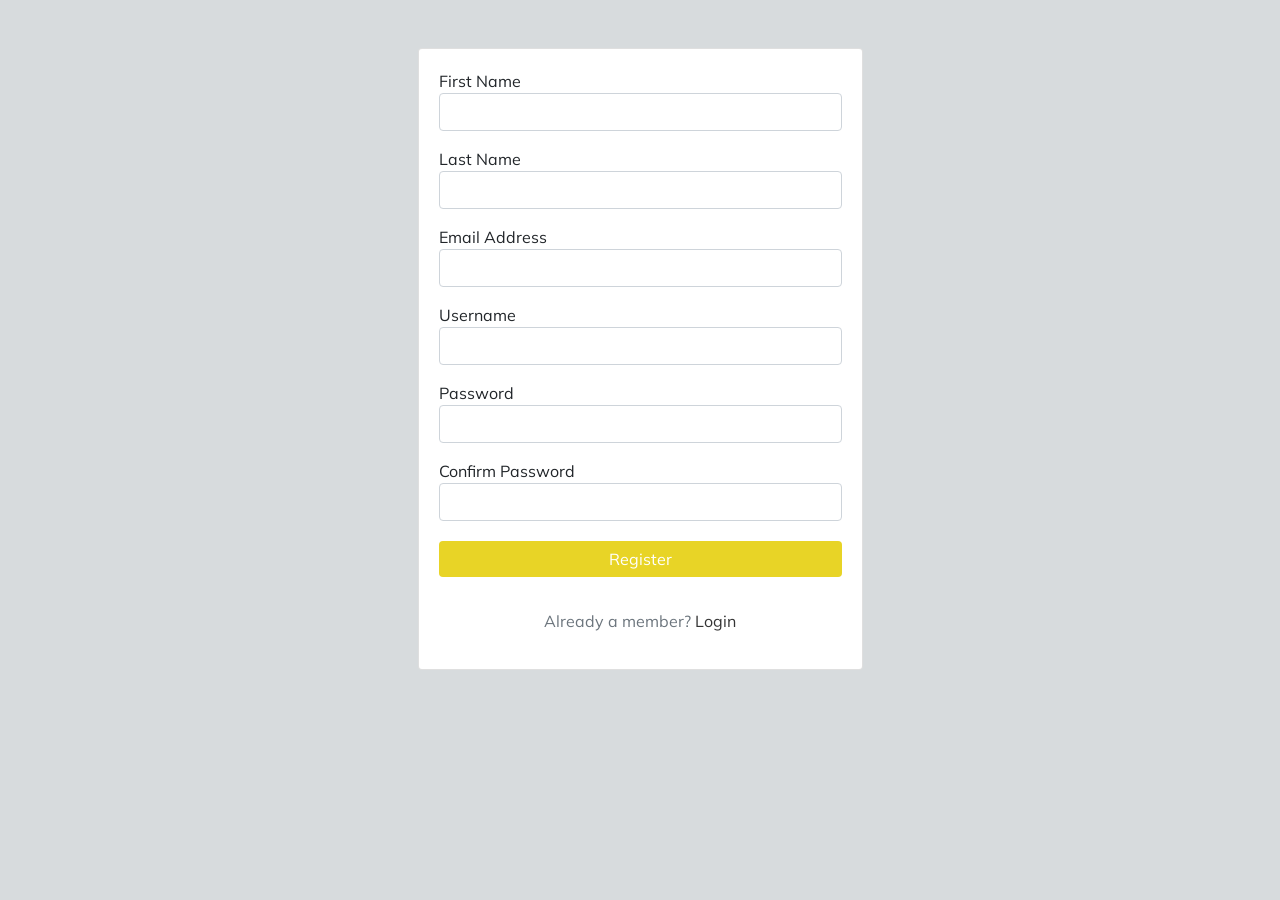
<file: register.html>
<!DOCTYPE html>
<html lang="en" >
<head>
  <meta charset="UTF-8">
  <title>HTML Login Page with Bootstrap Example</title>
  <link rel='stylesheet' href='https://cdnjs.cloudflare.com/ajax/libs/twitter-bootstrap/4.1.3/css/bootstrap.min.css'>
  <link rel='stylesheet' href='https://fonts.googleapis.com/css?family=Muli'><link rel="stylesheet" href="./css/styles.css">
</head>
<body>
<!-- partial:index.partial.html -->
<div class="pt-5">
    <div class="container">
        <div class="row">
            <div class="col-md-5 mx-auto">
                <div class="card card-body">
                                            
                    <form id="submitForm" onsubmit="return register();" method="post" data-parsley-validate="" data-parsley-errors-messages-disabled="true" novalidate="" _lpchecked="1"><input type="hidden" name="_csrf" value="7635eb83-1f95-4b32-8788-abec2724a9a4">
                        <div id="response"></div>
                        <div class="form-group required">
                            <lSabel for="firstName">First Name</lSabel>
                            <input type="text" class="form-control text-lowercase" id="firstName" required="" name="firstName" value="">
                        </div>    
                        <div class="form-group required">
                            <lSabel for="lastName">Last Name</lSabel>
                            <input type="text" class="form-control text-lowercase" id="lastName" required="" name="lastName" value="">
                        </div>     
                        <div class="form-group required">
                            <lSabel for="email">Email Address</lSabel>
                            <input type="email" class="form-control text-lowercase" id="email" required="" name="email" value="">
                        </div>             
                        <div class="form-group required">
                            <lSabel for="username">Username</lSabel>
                            <input type="text" class="form-control text-lowercase" id="username" required="" name="username" value="">
                        </div> 
                        <div class="form-group required">
                            <lSabel for="password">Password</lSabel>
                            <input type="password" class="form-control text-lowercase" id="password" required="" name="password" value="">
                        </div> 
                        <div class="form-group required">
                            <lSabel for="confirmPassword">Confirm Password</lSabel>
                            <input type="password" class="form-control text-lowercase" id="confirmPassword" required="" name="confirPassword" value="">
                        </div>  
                        <div class="form-group pt-1">
                            <button class="btn btn-primary btn-block" type="submit">Register</button>
                        </div>
                    </form>
                    <p class="small-xl pt-3 text-center">
                        <span class="text-muted">Already a member?</span>
                        <a href="/index.html">Login</a>
                    </p>
                </div>
            </div>
        </div>
    </div>
</div>
<!-- partial -->
  <script src="./js/models/register.model.js"></script>
</body>
</html>
</file>
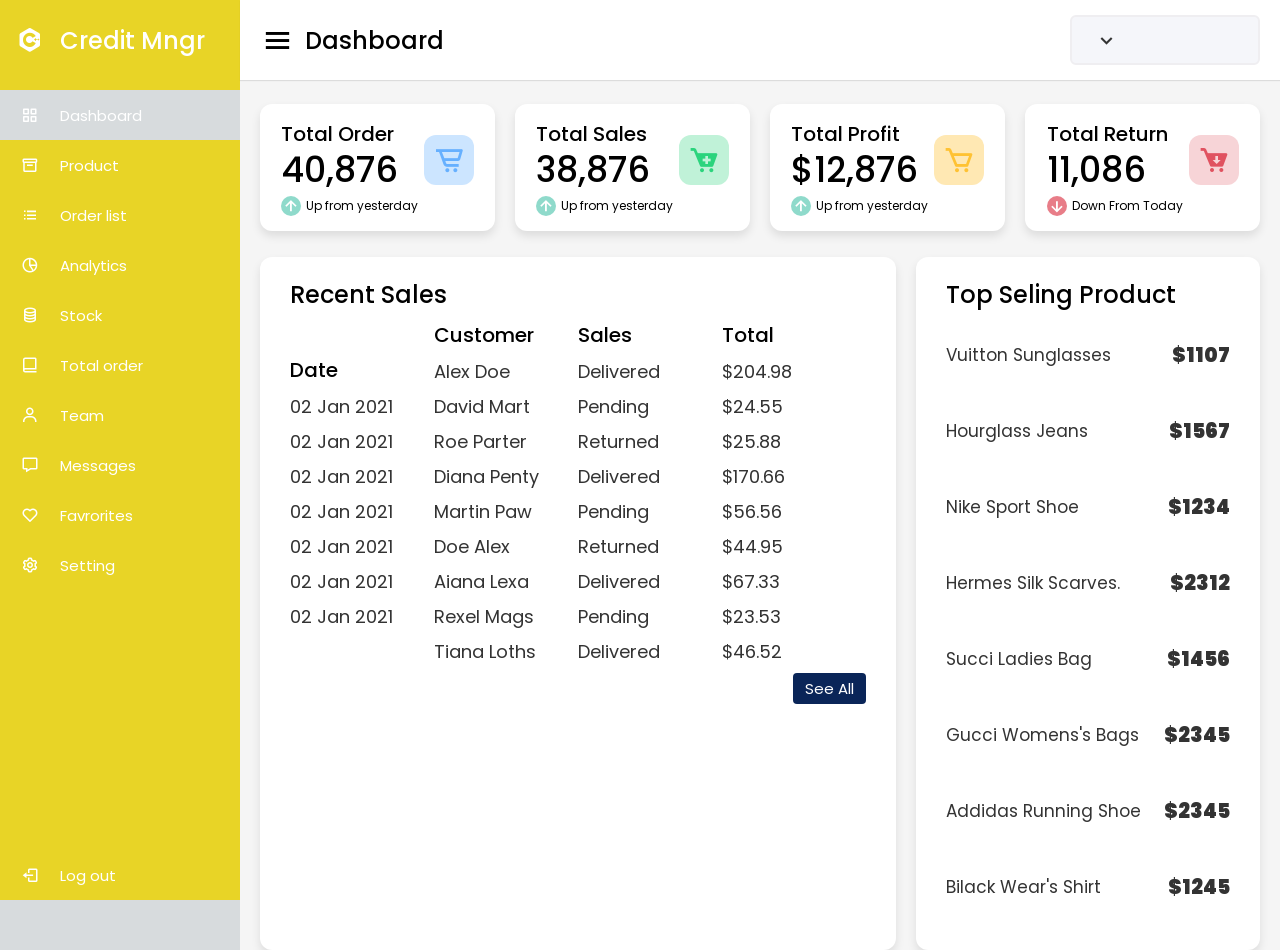
<file: dashboards/admin-dashboard.html>
<!DOCTYPE html>
<!-- Designined by CodingLab | www.youtube.com/codinglabyt -->
<html lang="en" dir="ltr">
  <head>
    <meta charset="UTF-8">
    <!--<title> Responsiive Admin Dashboard | CodingLab </title>-->
    <link rel="stylesheet" href="../css/styles.css"/>
    <link rel="stylesheet" href="../css/dashboard.css">
    <!-- Boxicons CDN Link -->
    <link href='https://unpkg.com/boxicons@2.0.7/css/boxicons.min.css' rel='stylesheet'>
     <meta name="viewport" content="width=device-width, initial-scale=1.0">

   </head>
<body>
  <div class="sidebar">
    <div class="logo-details">
      <i class='bx bxl-c-plus-plus'></i>
      <span class="logo_name">Credit Mngr</span>
    </div>
      <ul class="nav-links">
        <li>
          <a href="#" class="active">
            <i class='bx bx-grid-alt' ></i>
            <span class="links_name">Dashboard</span>
          </a>
        </li>
        <li>
          <a href="#">
            <i class='bx bx-box' ></i>
            <span class="links_name">Product</span>
          </a>
        </li>
        <li>
          <a href="#">
            <i class='bx bx-list-ul' ></i>
            <span class="links_name">Order list</span>
          </a>
        </li>
        <li>
          <a href="#">
            <i class='bx bx-pie-chart-alt-2' ></i>
            <span class="links_name">Analytics</span>
          </a>
        </li>
        <li>
          <a href="#">
            <i class='bx bx-coin-stack' ></i>
            <span class="links_name">Stock</span>
          </a>
        </li>
        <li>
          <a href="#">
            <i class='bx bx-book-alt' ></i>
            <span class="links_name">Total order</span>
          </a>
        </li>
        <li>
          <a href="#">
            <i class='bx bx-user' ></i>
            <span class="links_name">Team</span>
          </a>
        </li>
        <li>
          <a href="#">
            <i class='bx bx-message' ></i>
            <span class="links_name">Messages</span>
          </a>
        </li>
        <li>
          <a href="#">
            <i class='bx bx-heart' ></i>
            <span class="links_name">Favrorites</span>
          </a>
        </li>
        <li>
          <a href="#">
            <i class='bx bx-cog' ></i>
            <span class="links_name">Setting</span>
          </a>
        </li>
        <li class="log_out">
          <a href="#" onclick="logout(); return true">
            <i class='bx bx-log-out'></i>
            <span class="links_name">Log out</span>
          </a>
        </li>
      </ul>
  </div>
  <section class="home-section">
    <nav>
      <div class="sidebar-button">
        <i class='bx bx-menu sidebarBtn'></i>
        <span class="dashboard">Dashboard</span>
      </div>
      
      <div class="profile-details">
        <!--<img src="images/profile.jpg" alt="">-->
        <span class="admin_name"></span>
        <i class='bx bx-chevron-down' ></i>
      </div>
    </nav>

    <div class="home-content">
      <div class="overview-boxes">
        <div class="box">
          <div class="right-side">
            <div class="box-topic">Total Order</div>
            <div class="number">40,876</div>
            <div class="indicator">
              <i class='bx bx-up-arrow-alt'></i>
              <span class="text">Up from yesterday</span>
            </div>
          </div>
          <i class='bx bx-cart-alt cart'></i>
        </div>
        <div class="box">
          <div class="right-side">
            <div class="box-topic">Total Sales</div>
            <div class="number">38,876</div>
            <div class="indicator">
              <i class='bx bx-up-arrow-alt'></i>
              <span class="text">Up from yesterday</span>
            </div>
          </div>
          <i class='bx bxs-cart-add cart two' ></i>
        </div>
        <div class="box">
          <div class="right-side">
            <div class="box-topic">Total Profit</div>
            <div class="number">$12,876</div>
            <div class="indicator">
              <i class='bx bx-up-arrow-alt'></i>
              <span class="text">Up from yesterday</span>
            </div>
          </div>
          <i class='bx bx-cart cart three' ></i>
        </div>
        <div class="box">
          <div class="right-side">
            <div class="box-topic">Total Return</div>
            <div class="number">11,086</div>
            <div class="indicator">
              <i class='bx bx-down-arrow-alt down'></i>
              <span class="text">Down From Today</span>
            </div>
          </div>
          <i class='bx bxs-cart-download cart four' ></i>
        </div>
      </div>

      <div class="sales-boxes">
        <div class="recent-sales box">
          <div class="title">Recent Sales</div>
          <div class="sales-details">
            <ul class="details">
              <li class="topic">Date</li>
              <li><a href="#">02 Jan 2021</a></li>
              <li><a href="#">02 Jan 2021</a></li>
              <li><a href="#">02 Jan 2021</a></li>
              <li><a href="#">02 Jan 2021</a></li>
              <li><a href="#">02 Jan 2021</a></li>
              <li><a href="#">02 Jan 2021</a></li>
              <li><a href="#">02 Jan 2021</a></li>
            </ul>
            <ul class="details">
            <li class="topic">Customer</li>
            <li><a href="#">Alex Doe</a></li>
            <li><a href="#">David Mart</a></li>
            <li><a href="#">Roe Parter</a></li>
            <li><a href="#">Diana Penty</a></li>
            <li><a href="#">Martin Paw</a></li>
            <li><a href="#">Doe Alex</a></li>
            <li><a href="#">Aiana Lexa</a></li>
            <li><a href="#">Rexel Mags</a></li>
             <li><a href="#">Tiana Loths</a></li>
          </ul>
          <ul class="details">
            <li class="topic">Sales</li>
            <li><a href="#">Delivered</a></li>
            <li><a href="#">Pending</a></li>
            <li><a href="#">Returned</a></li>
            <li><a href="#">Delivered</a></li>
            <li><a href="#">Pending</a></li>
            <li><a href="#">Returned</a></li>
            <li><a href="#">Delivered</a></li>
             <li><a href="#">Pending</a></li>
            <li><a href="#">Delivered</a></li>
          </ul>
          <ul class="details">
            <li class="topic">Total</li>
            <li><a href="#">$204.98</a></li>
            <li><a href="#">$24.55</a></li>
            <li><a href="#">$25.88</a></li>
            <li><a href="#">$170.66</a></li>
            <li><a href="#">$56.56</a></li>
            <li><a href="#">$44.95</a></li>
            <li><a href="#">$67.33</a></li>
             <li><a href="#">$23.53</a></li>
             <li><a href="#">$46.52</a></li>
          </ul>
          </div>
          <div class="button">
            <a href="#">See All</a>
          </div>
        </div>
        <div class="top-sales box">
          <div class="title">Top Seling Product</div>
          <ul class="top-sales-details">
            <li>
            <a href="#">
              <!--<img src="images/sunglasses.jpg" alt="">-->
              <span class="product">Vuitton Sunglasses</span>
            </a>
            <span class="price">$1107</span>
          </li>
          <li>
            <a href="#">
               <!--<img src="images/jeans.jpg" alt="">-->
              <span class="product">Hourglass Jeans </span>
            </a>
            <span class="price">$1567</span>
          </li>
          <li>
            <a href="#">
             <!-- <img src="images/nike.jpg" alt="">-->
              <span class="product">Nike Sport Shoe</span>
            </a>
            <span class="price">$1234</span>
          </li>
          <li>
            <a href="#">
              <!--<img src="images/scarves.jpg" alt="">-->
              <span class="product">Hermes Silk Scarves.</span>
            </a>
            <span class="price">$2312</span>
          </li>
          <li>
            <a href="#">
              <!--<img src="images/blueBag.jpg" alt="">-->
              <span class="product">Succi Ladies Bag</span>
            </a>
            <span class="price">$1456</span>
          </li>
          <li>
            <a href="#">
              <!--<img src="images/bag.jpg" alt="">-->
              <span class="product">Gucci Womens's Bags</span>
            </a>
            <span class="price">$2345</span>
          <li>
            <a href="#">
              <!--<img src="images/addidas.jpg" alt="">-->
              <span class="product">Addidas Running Shoe</span>
            </a>
            <span class="price">$2345</span>
          </li>
          <li>
            <a href="#">
             <!--<img src="images/shirt.jpg" alt="">-->
              <span class="product">Bilack Wear's Shirt</span>
            </a>
            <span class="price">$1245</span>
          </li>
          </ul>
        </div>
      </div>
    </div>
  </section>

  <script src="../js/models/index.js"></script>
  <script>
   let sidebar = document.querySelector(".sidebar");
let sidebarBtn = document.querySelector(".sidebarBtn");
sidebarBtn.onclick = function() {
  sidebar.classList.toggle("active");
  if(sidebar.classList.contains("active")){
  sidebarBtn.classList.replace("bx-menu" ,"bx-menu-alt-right");
}else
  sidebarBtn.classList.replace("bx-menu-alt-right", "bx-menu");
}
 </script>

</body>
</html>
</file>
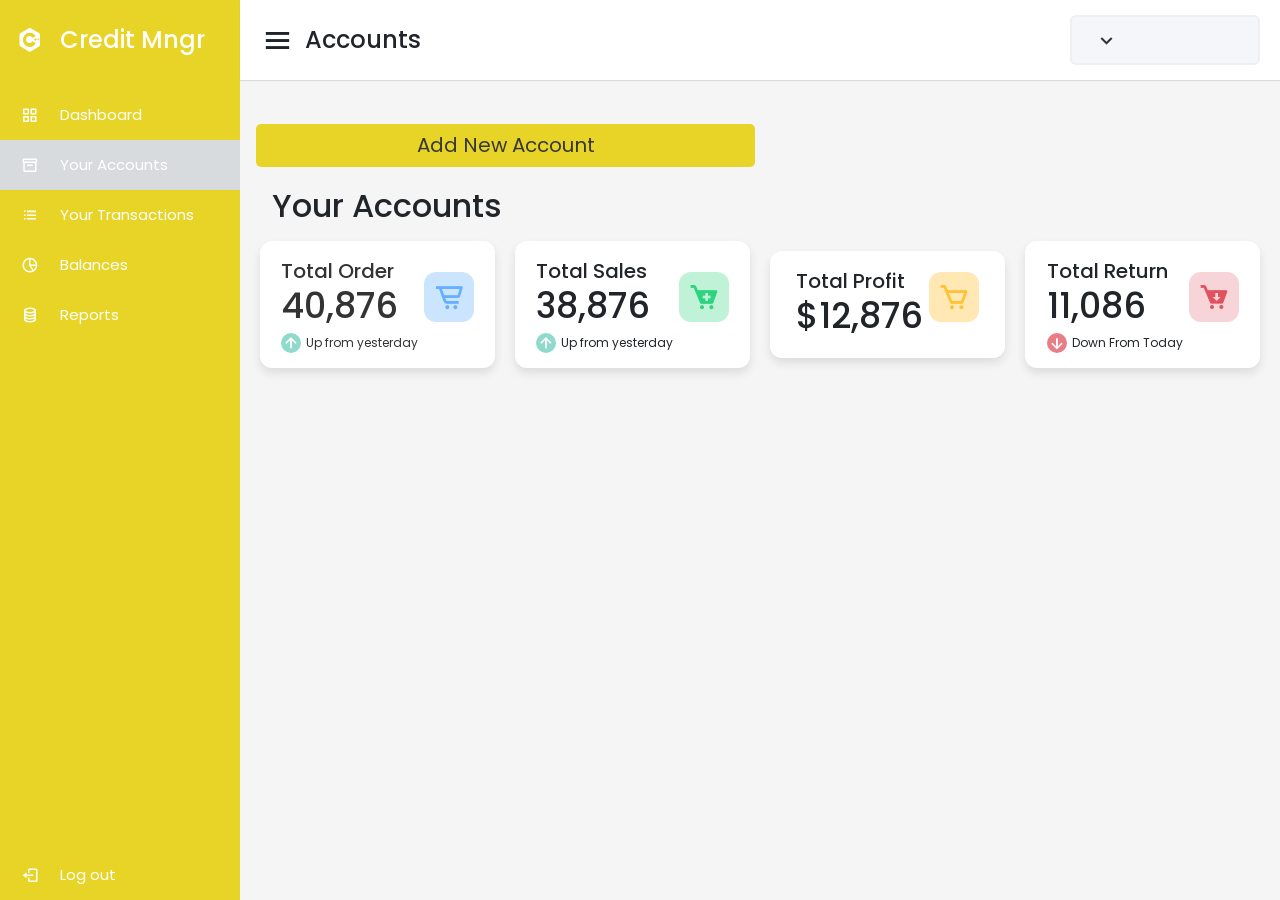
<file: user/accounts.html>
<!DOCTYPE html>
<!-- Designined by CodingLab | www.youtube.com/codinglabyt -->
<html lang="en" dir="ltr">
  <head>
    <meta charset="UTF-8">
    <!--<title> Responsiive Admin Dashboard | CodingLab </title>-->
    <link rel='stylesheet' href='https://cdnjs.cloudflare.com/ajax/libs/twitter-bootstrap/4.1.3/css/bootstrap.min.css'>
    <link rel="stylesheet" href="../css/styles.css"/>
    <link rel="stylesheet" href="../css/dashboard.css">
    <!-- Boxicons CDN Link -->
    <link href='https://unpkg.com/boxicons@2.0.7/css/boxicons.min.css' rel='stylesheet'>
     <meta name="viewport" content="width=device-width, initial-scale=1.0">
     <style>
       .modal {
          display: none; /* Hidden by default */
          position: fixed; /* Stay in place */
          z-index: 1000; /* Sit on top */
          left: 0;
          top: 0;
          width: 100%; /* Full width */
          height: 100%; /* Full height */
          overflow: auto; /* Enable scroll if needed */
          background-color: rgb(0,0,0); /* Fallback color */
          background-color: rgba(0,0,0,0.4); /* Black w/ opacity */
        }

        /* Modal Content/Box */
        .modal-content {
          background-color: #fefefe;
          margin: 15% auto; /* 15% from the top and centered */
          padding: 20px;
          border: 1px solid #888;
          width: 40%; /* Could be more or less, depending on screen size */
        }

        /* The Close Button */
        .close {
          color: #aaa;
          float: right;
          font-size: 28px;
          font-weight: bold;
        }

        .close:hover,
        .close:focus {
          color: black;
          text-decoration: none;
          cursor: pointer;
        }
     </style>

   </head>
<body>
  <div class="sidebar">
    <div class="logo-details">
      <i class='bx bxl-c-plus-plus'></i>
      <span class="logo_name">Credit Mngr</span>
    </div>
    <ul class="nav-links">
        <li>
          <a href="/dashboards/user-dashboard.html">
            <i class='bx bx-grid-alt' ></i>
            <span class="links_name">Dashboard</span>
          </a>
        </li>
        <li>
          <a href="/user/accounts.html"  class="active">
            <i class='bx bx-box' ></i>
            <span class="links_name">Your Accounts</span>
          </a>
        </li>
        <li>
          <a href="/user/transactions.html">
            <i class='bx bx-list-ul' ></i>
            <span class="links_name">Your Transactions</span>
          </a>
        </li>
        <li>
          <a href="/user/balances.html">
            <i class='bx bx-pie-chart-alt-2' ></i>
            <span class="links_name">Balances</span>
          </a>
        </li>
        <li>
          <a href="/user/reports.html">
            <i class='bx bx-coin-stack' ></i>
            <span class="links_name">Reports</span>
          </a>
        </li>
        <li class="log_out">
          <a href="#" onclick="logout(); return true">
            <i class='bx bx-log-out'></i>
            <span class="links_name">Log out</span>
          </a>
        </li>
      </ul>
  </div>
  <section class="home-section">
    <nav>
      <div class="sidebar-button">
        <i class='bx bx-menu sidebarBtn'></i>
        <span class="dashboard">Accounts</span>
      </div>
      
      <div class="profile-details">
        <!--<img src="images/profile.jpg" alt="">-->
        <span class="admin_name"></span>
        <i class='bx bx-chevron-down' ></i>
      </div>
    </nav>

    <div class="home-content">
      <button id="myBtn" class="btn btn-primary btn-block" style="margin-left: 1rem;padding:0.4rem">Add new Account</button>
      <div id="myModal" class="modal">

        <!-- Modal content -->
        <div class="modal-content">
          <span class="close">&times;</span>
          <form onsubmit="return createCustomerDetails()" id="submitForm" method="post" data-parsley-validate="" data-parsley-errors-messages-disabled="true" novalidate="" _lpchecked="1"><input type="hidden" name="_csrf" value="7635eb83-1f95-4b32-8788-abec2724a9a4">
            <div class="form-group required">
                <label class="d-flex flex-row align-items-center" for="limit">Account Name 
                    <a class="ml-auto border-link small-xl" href=""></a></label>
                <input type="text" class="form-control" required="" id="accountName" name="accountName" value="">
            </div>                    
        
            <div class="form-group pt-1">
                <button class="btn btn-primary btn-block" style="padding: 0.2rem" type="submit">Submit</button>
            </div>
        </form>
        </div>
      
      </div>
      <h2 style="margin-left: 2rem">Your Accounts</h2>
      <div class="overview-boxes" style="margin-top: 1rem">
        
        <a href="/" class="box">
          <div class="right-side">
            <div class="box-topic">Total Order</div>
            <div class="number">40,876</div>
            <div class="indicator">
              <i class='bx bx-up-arrow-alt'></i>
              <span class="text">Up from yesterday</span>
            </div>
          </div>
          <i class='bx bx-cart-alt cart'></i>
        </a>
        <div class="box">
          <div class="right-side">
            <div class="box-topic">Total Sales</div>
            <div class="number">38,876</div>
            <div class="indicator">
              <i class='bx bx-up-arrow-alt'></i>
              <span class="text">Up from yesterday</span>
            </div>
          </div>
          <i class='bx bxs-cart-add cart two' ></i>
        </div>
        <div class="box">
          <div class="right-side">
            <div class="box-topic">Total Profit</div>
            <div class="number">$12,876</div>
          </div>
          <i class='bx bx-cart cart three' ></i>
        </div>
        <div class="box">
          <div class="right-side">
            <div class="box-topic">Total Return</div>
            <div class="number">11,086</div>
            <div class="indicator">
              <i class='bx bx-down-arrow-alt down'></i>
              <span class="text">Down From Today</span>
            </div>
          </div>
          <i class='bx bxs-cart-download cart four' ></i>
        </div>
      </div>
    </div>
          
  </section>
  <script src="../js/models/index.js"></script>
  <script>
   let sidebar = document.querySelector(".sidebar");
let sidebarBtn = document.querySelector(".sidebarBtn");
sidebarBtn.onclick = function() {
  sidebar.classList.toggle("active");
  if(sidebar.classList.contains("active")){
  sidebarBtn.classList.replace("bx-menu" ,"bx-menu-alt-right");
}else
  sidebarBtn.classList.replace("bx-menu-alt-right", "bx-menu");
}
 </script>
 <script>
   var modal = document.getElementById("myModal");

// Get the button that opens the modal
var btn = document.getElementById("myBtn");

// Get the <span> element that closes the modal
var span = document.getElementsByClassName("close")[0];

// When the user clicks on the button, open the modal
btn.onclick = function() {
  modal.style.display = "block";
}

// When the user clicks on <span> (x), close the modal
span.onclick = function() {
  modal.style.display = "none";
}

// When the user clicks anywhere outside of the modal, close it
window.onclick = function(event) {
  if (event.target == modal) {
    modal.style.display = "none";
  }
}
 </script>

</body>
</html>
</file>
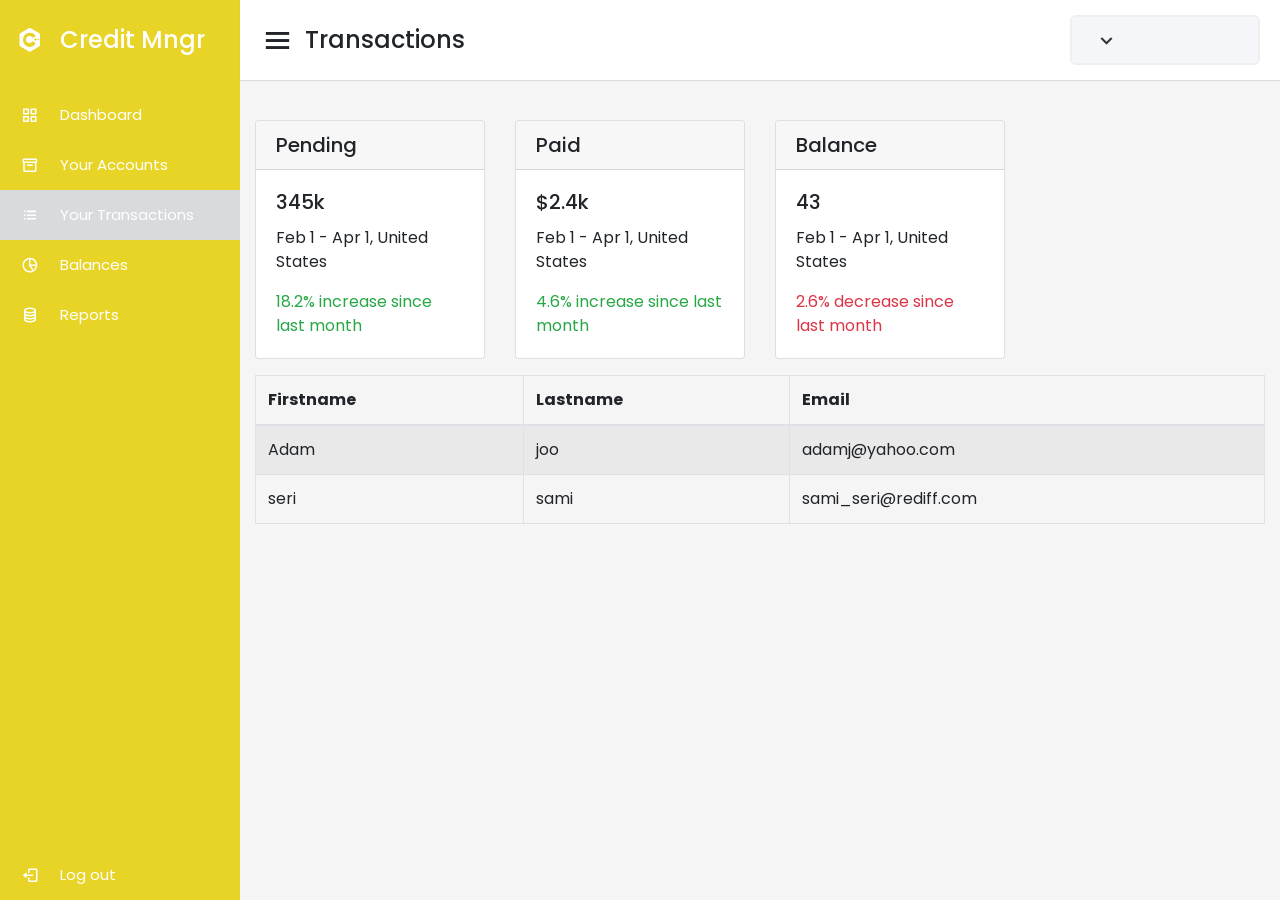
<file: user/transactions.html>
<!DOCTYPE html>
<!-- Designined by CodingLab | www.youtube.com/codinglabyt -->
<html lang="en" dir="ltr">
  <head>
    <meta charset="UTF-8">
    <!--<title> Responsiive Admin Dashboard | CodingLab </title>-->
    <link rel='stylesheet' href='https://cdnjs.cloudflare.com/ajax/libs/twitter-bootstrap/4.1.3/css/bootstrap.min.css'>
    <link rel="stylesheet" href="https://maxcdn.bootstrapcdn.com/bootstrap/4.5.2/css/bootstrap.min.css">
    <link rel="stylesheet" href="https://cdn.datatables.net/1.11.5/css/jquery.dataTables.min.css"/>
    <script src="https://ajax.googleapis.com/ajax/libs/jquery/3.5.1/jquery.min.js">
</script>
<script src="https://cdnjs.cloudflare.com/ajax/libs/popper.js/1.16.0/umd/popper.min.js">
</script>
<script src="https://maxcdn.bootstrapcdn.com/bootstrap/4.5.2/js/bootstrap.min.js">
</script>
    <link rel="stylesheet" href="../css/styles.css"/>
    <link rel="stylesheet" href="../css/dashboard.css">
    <!-- Boxicons CDN Link -->
    <link href='https://unpkg.com/boxicons@2.0.7/css/boxicons.min.css' rel='stylesheet'>
     <meta name="viewport" content="width=device-width, initial-scale=1.0">

   </head>
<body>
  <div class="sidebar">
    <div class="logo-details">
      <i class='bx bxl-c-plus-plus'></i>
      <span class="logo_name">Credit Mngr</span>
    </div>
    <ul class="nav-links">
        <li>
          <a href="/dashboards/user-dashboard.html">
            <i class='bx bx-grid-alt' ></i>
            <span class="links_name">Dashboard</span>
          </a>
        </li>
        <li>
          <a href="/user/accounts.html">
            <i class='bx bx-box' ></i>
            <span class="links_name">Your Accounts</span>
          </a>
        </li>
        <li>
          <a href="/user/transactions.html" class="active">
            <i class='bx bx-list-ul' ></i>
            <span class="links_name">Your Transactions</span>
          </a>
        </li>
        <li>
          <a href="/user/balances.html">
            <i class='bx bx-pie-chart-alt-2' ></i>
            <span class="links_name">Balances</span>
          </a>
        </li>
        <li>
          <a href="/user/reports.html">
            <i class='bx bx-coin-stack' ></i>
            <span class="links_name">Reports</span>
          </a>
        </li>
        <li class="log_out">
          <a href="#" onclick="logout();return true">
            <i class='bx bx-log-out'></i>
            <span class="links_name">Log out</span>
          </a>
        </li>
      </ul>
  </div>
  <section class="home-section">
    <nav>
      <div class="sidebar-button">
        <i class='bx bx-menu sidebarBtn'></i>
        <span class="dashboard">Transactions</span>
      </div>
      
      <div class="profile-details">
        <!--<img src="images/profile.jpg" alt="">-->
        <span class="admin_name"></span>
        <i class='bx bx-chevron-down' ></i>
      </div>
    </nav>

    <div class="home-content">
      <div class="container">
        <div class="row my-3">
          <div class="col-12 col-md-6 col-lg-3 mb-4 mb-lg-0">
              <div class="card">
                  <h5 class="card-header">Pending</h5>
                  <div class="card-body">
                    <h5 class="card-title">345k</h5>
                    <p class="card-text">Feb 1 - Apr 1, United States</p>
                    <p class="card-text text-success">18.2% increase since last month</p>
                  </div>
                </div>
          </div>
          <div class="col-12 col-md-6 mb-4 mb-lg-0 col-lg-3">
              <div class="card">
                  <h5 class="card-header">Paid</h5>
                  <div class="card-body">
                    <h5 class="card-title">$2.4k</h5>
                    <p class="card-text">Feb 1 - Apr 1, United States</p>
                    <p class="card-text text-success">4.6% increase since last month</p>
                  </div>
                </div>
          </div>
          <div class="col-12 col-md-6 mb-4 mb-lg-0 col-lg-3">
              <div class="card">
                  <h5 class="card-header">Balance</h5>
                  <div class="card-body">
                    <h5 class="card-title">43</h5>
                    <p class="card-text">Feb 1 - Apr 1, United States</p>
                    <p class="card-text text-danger">2.6% decrease since last month</p>
                  </div>
                </div>
              </div>
        </div>
      </div>
      <div class="container">
        <div class="row">
          <div class="col-12 col-xl-12 mb-4 mb-lg-0">
            <table class="table table-striped table-bordered" id="sortTable">
              <thead>
              <tr>
              <th>Firstname</th>
              <th>Lastname</th>
              <th>Email</th>
              </tr>
              </thead>
              <tbody>
              <tr>
              <td>Adam</td>
              <td>joo</td>
              <td>adamj@yahoo.com</td>
              </tr>
              <tr>
              <td>seri</td>
              <td>sami</td>
              <td>sami_seri@rediff.com</td>
              </tr>
              </tbody>
              </table>
          </div>
      </div>
    </div>
          
  </section>
  <script src="../js/vendors/jquery/jquery.min.js"></script>
  <script src="https://cdn.datatables.net/1.11.5/js/jquery.dataTables.min.js"></script>
  <script src="https://cdn.jsdelivr.net/npm/popper.js@1.16.0/dist/umd/popper.min.js" integrity="sha384-Q6E9RHvbIyZFJoft+2mJbHaEWldlvI9IOYy5n3zV9zzTtmI3UksdQRVvoxMfooAo" crossorigin="anonymous"></script>
  <script src="https://stackpath.bootstrapcdn.com/bootstrap/5.0.0-alpha1/js/bootstrap.min.js" integrity="sha384-oesi62hOLfzrys4LxRF63OJCXdXDipiYWBnvTl9Y9/TRlw5xlKIEHpNyvvDShgf/" crossorigin="anonymous"></script>
  
  <script>
$('#sortTable').DataTable();
  </script>
  <script src="../js/models/index.js"></script>
  <script>
   let sidebar = document.querySelector(".sidebar");
let sidebarBtn = document.querySelector(".sidebarBtn");
sidebarBtn.onclick = function() {
  sidebar.classList.toggle("active");
  if(sidebar.classList.contains("active")){
  sidebarBtn.classList.replace("bx-menu" ,"bx-menu-alt-right");
}else
  sidebarBtn.classList.replace("bx-menu-alt-right", "bx-menu");
}
 </script>

</body>
</html>
</file>
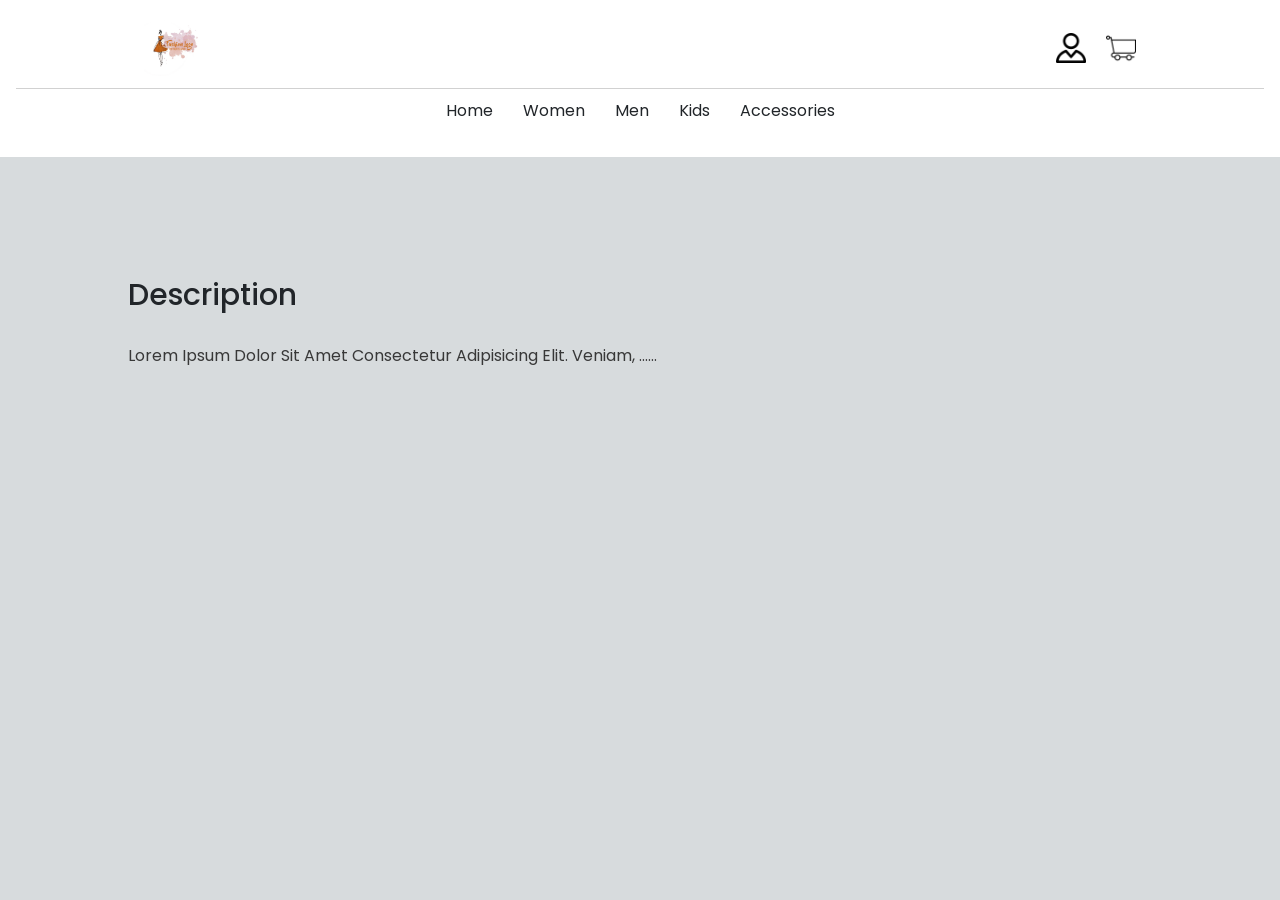
<file: user/buy/complete-purchase.html>
<!DOCTYPE html>
<!-- Designined by CodingLab | www.youtube.com/codinglabyt -->
<html lang="en" dir="ltr">
  <head>
    <meta charset="UTF-8">
    <!--<title> Responsiive Admin Dashboard | CodingLab </title>-->
    <link rel='stylesheet' href='https://cdnjs.cloudflare.com/ajax/libs/twitter-bootstrap/4.1.3/css/bootstrap.min.css'>
    <link rel="stylesheet" href="../../css/styles.css"/>
    <link rel="stylesheet" href="../../css/dashboard.css">
    <!-- Boxicons CDN Link -->
    <link href='https://unpkg.com/boxicons@2.0.7/css/boxicons.min.css' rel='stylesheet'>
    <style>
        .modal {
        display: none; /* Hidden by default */
        position: fixed; /* Stay in place */
        z-index: 1000; /* Sit on top */
        left: 0;
        top: 0;
        width: 100%; /* Full width */
        height: 100%; /* Full height */
        overflow: auto; /* Enable scroll if needed */
        background-color: rgb(0,0,0); /* Fallback color */
        background-color: rgba(0,0,0,0.4); /* Black w/ opacity */
        }

        /* Modal Content/Box */
        .purchase-modal-content {
        background-color: #fefefe;
        margin: 10% auto; /* 15% from the top and centered */
        padding: 20px;
        border: 1px solid #888;
        border-radius: 0.2rem;
        width: 40%; /* Could be more or less, depending on screen size */
        }

        /* The Close Button */
        .close {
            display: none;
            color: #aaa;
            float: right!important;
            font-size: 28px;
            font-weight: bold;
        }

        .close:hover,
        .close:focus {
        color: black;
        text-decoration: none;
        cursor: pointer;
        }
    </style>
     <meta name="viewport" content="width=device-width, initial-scale=1.0">

   </head>
<body>
  <nav class="navbar"></nav>
  <section class="product-details" id="product_details">
    <div id="myModal" class="modal">

        
        <div class="purchase-modal-content">
          <span class="close">&times;</span>
          <h2 class="purchase-modal-header">Credit Purchase Confirmation</h2>
          <p class="purchase-description">You are about to make a credit purchase with the following details:</p>
          <ul class="purchase-list" id="purchase_list">
              
          </ul>
          <small>The repayment will be done as per your limit</small>
          <div style="display:flex;align-items:center;justify-content:center;"><button class="btn btn-primary btn-block" style="padding: 0.2rem; ">Proceed</button></div>
        </div>
      
      </div>
</section>
<section class="detail-des">
    <h2 class="heading">description</h2>
    <p class="des">Lorem ipsum dolor sit amet consectetur adipisicing elit. Veniam, ......</p>
</section>
  <!-- <nav class="navbar"></nav>

  <section class="home-section">
    

    <div class="home-content">
        <section class="product-details" id="product_details">
            <div id="myModal" class="modal">

                
                <div class="purchase-modal-content">
                  <span class="close">&times;</span>
                  <h2 class="purchase-modal-header">Credit Purchase Confirmation</h2>
                  <p class="purchase-description">You are about to make a credit purchase with the following details:</p>
                  <ul class="purchase-list" id="purchase_list">
                      
                  </ul>
                  <small>The repayment will be done as per your limit</small>
                  <div style="display:flex;align-items:center;justify-content:center;"><button class="btn btn-primary btn-block" style="padding: 0.2rem; ">Proceed</button></div>
                </div>
              
              </div>
        </section>
        <section class="detail-des">
            <h2 class="heading">description</h2>
            <p class="des">Lorem ipsum dolor sit amet consectetur adipisicing elit. Veniam, ......</p>
        </section>
        
        
    </div>
          
  </section> -->

  <script src="../../js/vendors/jquery/jquery.min.js"></script>
  <script src="../../js/main.js"></script>



<script>
  function getAccounts(jwt){
    
  }
    
</script>

 <script>
     let urlString = window.location.href;
     let url = new URL(urlString);
     let product = url.searchParams.get("productId")
     let accountArray = new Array();
    var jwt = localStorage.getItem("jwt");
    const xhttp1 = new XMLHttpRequest();
    xhttp1.open("GET", `http://localhost:8080/api/accounts`) 
    xhttp1.setRequestHeader("Content-Type", "application/json;charset=UTF-8");
    xhttp1.setRequestHeader("Authorization", "Bearer "+jwt)
    xhttp1.send();
    
    xhttp1.onreadystatechange = function(){
    if(this.readyState == 4){
        const objects = JSON.parse(this.responseText);
        if(objects.success == true){
            objects.accounts.forEach(element => {
              accountArray.push(element.accountName)
            });
        }
    }
  }
  
    const xhttp = new XMLHttpRequest();
    xhttp.open("GET", `http://localhost:8080/api/products/${product}`);
    xhttp.setRequestHeader("Content-Type", "application/json;charset=UTF-8");
    xhttp.setRequestHeader("Authorization", "Bearer "+jwt)
    xhttp.send();

    xhttp.onreadystatechange = function(){
        if(this.readyState == 4){
            const objects = JSON.parse(this.responseText);
            if(objects.success == true){
                
                document.getElementById("product_details").innerHTML += ('<div class="image-slider"><div class="product-images"><img src="../../img/jacket.jpg" class="active" alt=""></div></div><div class="details"><h2 class="product-brand">'+objects.name+'</h2><p class="product-short-des">'+objects.slug+'</p><span class="product-price">Ksh. '+objects.price+'</span><p class="product-sub-heading">Input Payment Details</p><div class="side-details"<form id="submitForm" method="post" data-parsley-validate="" data-parsley-errors-messages-disabled="true" novalidate="" _lpchecked="1"><input type="hidden" name="_csrf" value="7635eb83-1f95-4b32-8788-abec2724a9a4"><input type="hidden" id="productName" value="'+objects.name+'"/><input type="hidden" id="unitPrice" value="'+objects.price+'"/><div class="form-group required"><label class="d-flex flex-row align-items-center" for="quantity">Quantity <a class="ml-auto border-link small-xl" href=""></a></label><input type="number" class="form-control" required="" id="quantity" name="quantity" value="1"></div><div class="form-group required"><label class="d-flex flex-row align-items-center" for="account">Select Account<a class="ml-auto border-link small-xl" href=""></a></label><select class="form-control" required="" id="account" name="account"></select></div></div></form><div class="form-group pt-1"><button id="myBtn" class="btn btn-primary btn-block" style="padding:0.2rem" type="submit">Submit</button></div></div>')

                let dropdown =  document.getElementById("account");
                for(var i = 0; i < accountArray.length; i++){
                  console.log(accountArray[i])
                  dropdown.innerHTML = dropdown.innerHTML + '<option value="'+accountArray[i]+'">'+accountArray[i]+'</option>'
                }
                accountArray.forEach(acc => {
                  dropdown.append($('<option></option>').attr('value', acc).text(acc))
                })

                let purchaseList = document.getElementById("purchase_list");
                let unitPrice = document.getElementById("unitPrice").value;
                let productName = document.getElementById("productName").value;
                let quantity = document.getElementById("quantity").value;
                let accountValue = document.getElementById("account").value;
                var modal = document.getElementById("myModal");
                
                purchaseList.innerHTML += '<li>Product Name : '+productName+'</li><li>Product Unit Price : Ksh. '+unitPrice+'</li><li>Product Units : '+quantity+'</li><li>Total Amount : Ksh. '+quantity * unitPrice+'</li><li>Account : '+accountValue+'</li>'
                // Get the button that opens the modal
                var btn = document.getElementById("myBtn");

                // Get the <span> element that closes the modal
                var span = document.getElementsByClassName("close")[0];

                // When the user clicks on the button, open the modal
                btn.onclick = function() {
                modal.style.display = "block";
                }

                // When the user clicks on <span> (x), close the modal
                span.onclick = function() {
                modal.style.display = "none";
                }

                // When the user clicks anywhere outside of the modal, close it
                window.onclick = function(event) {
                if (event.target == modal) {
                    modal.style.display = "none";
                }
                } 
                console.log(objects)
            }else{
                console.log(objects)
            }
        }
    }
 </script>

 <script>
  
  window.onload = function(){
  //   let purchaseList = document.getElementById("purchase_list");
  // // let unitPrice = document.getElementById("unitPrice").value;
  // // let productName = document.getElementById("productName").value;
  // let quantity = document.getElementById("quantity").value;
  // let account = document.getElementById("account").value;
  }
  


 </script>
 <script>
  const createNav = () => {
    let nav = document.querySelector('.navbar');

    nav.innerHTML = `
        <div class="nav">
            <img src="../../img/logo.jpg" class="brand-logo" alt="">
            <div class="nav-items">
                <a href="#"><img src="../../img/user.png" alt=""></a>
                <a href="#"><img src="../../img/cart.png" alt=""></a>
            </div>
        </div>
        <ul class="links-container">
            <li class="link-item"><a href="#" class="link">home</a></li>
            <li class="link-item"><a href="#" class="link">women</a></li>
            <li class="link-item"><a href="#" class="link">men</a></li>
            <li class="link-item"><a href="#" class="link">kids</a></li>
            <li class="link-item"><a href="#" class="link">accessories</a></li>
        </ul>
    `;
}

createNav();

</script>
</body>
</html>
</file>
<file: css/styles.css>
body{
    background:  #d7dbdd;
    font-family: 'Muli', sans-serif;
    
  }
  h1{
    color: #fff;
    padding-bottom: 2rem;
    font-weight: bold;
  }
  a{
    color: #333;
  }
  a:hover{
    color: #E8D426;
    text-decoration: none;
  }
  .form-control:focus {
  
      color: #000;
      background-color: #fff;
      border:2px solid #E8D426;
      outline: 0;
      box-shadow: none;
  
  }
  
  .btn{
    background: #E8D426 !important;
    border: #E8D426 !important;
  }
  .btn:hover {
    background: #E8D426 !important;
    border: #E8D426 !important;
  }
</file>
<file: css/dashboard.css>
/* Googlefont Poppins CDN Link */
@import url('https://fonts.googleapis.com/css2?family=Poppins:wght@200;300;400;500;600;700&display=swap');
*{
  margin: 0;
  padding: 0;
  box-sizing: border-box;
  font-family: 'Poppins', sans-serif;
}
.sidebar{
  position: fixed;
  height: 100%;
  width: 240px;
  background: #E8D426;
  transition: all 0.5s ease;
}
.sidebar.active{
  width: 60px;
}
.sidebar .logo-details{
  height: 80px;
  display: flex;
  align-items: center;
}
.sidebar .logo-details i{
  font-size: 28px;
  font-weight: 500;
  color: #fff;
  min-width: 60px;
  text-align: center
}
.sidebar .logo-details .logo_name{
  color: #fff;
  font-size: 24px;
  font-weight: 500;
}
.sidebar .nav-links{
  margin-top: 10px;
}
.sidebar .nav-links li{
  position: relative;
  list-style: none;
  height: 50px;
}
.sidebar .nav-links li a{
  height: 100%;
  width: 100%;
  display: flex;
  align-items: center;
  text-decoration: none;
  transition: all 0.4s ease;
}
.sidebar .nav-links li a.active{
  background: #d7dbdd;
  color: #E8D426;
}
.sidebar .nav-links li a:hover{
  background: #d7dbdd;
  color: #E8D426!important;
}
.sidebar .nav-links li i{
  min-width: 60px;
  text-align: center;
  font-size: 18px;
  color: #fff;
}
.sidebar .nav-links li a .links_name{
  color: #fff;
  font-size: 15px;
  font-weight: 400;
  white-space: nowrap;
}
.sidebar .nav-links .log_out{
  position: absolute;
  bottom: 0;
  width: 100%;
}
.home-section{
  position: relative;
  background: #f5f5f5;
  min-height: 100vh;
  width: calc(100% - 240px);
  left: 240px;
  transition: all 0.5s ease;
}
.sidebar.active ~ .home-section{
  width: calc(100% - 60px);
  left: 60px;
}
.home-section nav{
  display: flex;
  justify-content: space-between;
  height: 80px;
  background: #fff;
  display: flex;
  align-items: center;
  position: fixed;
  width: calc(100% - 240px);
  left: 240px;
  z-index: 100;
  padding: 0 20px;
  box-shadow: 0 1px 1px rgba(0, 0, 0, 0.1);
  transition: all 0.5s ease;
}
.sidebar.active ~ .home-section nav{
  left: 60px;
  width: calc(100% - 60px);
}
.home-section nav .sidebar-button{
  display: flex;
  align-items: center;
  font-size: 24px;
  font-weight: 500;
}
nav .sidebar-button i{
  font-size: 35px;
  margin-right: 10px;
}
.home-section nav .search-box{
  position: relative;
  height: 50px;
  max-width: 550px;
  width: 100%;
  margin: 0 20px;
}
nav .search-box input{
  height: 100%;
  width: 100%;
  outline: none;
  background: #F5F6FA;
  border: 2px solid #EFEEF1;
  border-radius: 6px;
  font-size: 18px;
  padding: 0 15px;
}
nav .search-box .bx-search{
  position: absolute;
  height: 40px;
  width: 40px;
  background: #2697FF;
  right: 5px;
  top: 50%;
  transform: translateY(-50%);
  border-radius: 4px;
  line-height: 40px;
  text-align: center;
  color: #fff;
  font-size: 22px;
  transition: all 0.4 ease;
}
.home-section nav .profile-details{
  display: flex;
  align-items: center;
  background: #F5F6FA;
  border: 2px solid #EFEEF1;
  border-radius: 6px;
  height: 50px;
  min-width: 190px;
  padding: 0 15px 0 2px;
}
nav .profile-details img{
  height: 40px;
  width: 40px;
  border-radius: 6px;
  object-fit: cover;
}
nav .profile-details .admin_name{
  font-size: 15px;
  font-weight: 500;
  color: #333;
  margin: 0 10px;
  white-space: nowrap;
}
nav .profile-details i{
  font-size: 25px;
  color: #333;
}
.home-section .home-content{
  position: relative;
  padding-top: 104px;
}
.home-content .overview-boxes{
  display: flex;
  align-items: center;
  justify-content: space-between;
  flex-wrap: wrap;
  padding: 0 20px;
  margin-bottom: 26px;
}
.overview-boxes .box{
  display: flex;
  align-items: center;
  justify-content: center;
  width: calc(100% / 4 - 15px);
  background: #fff;
  padding: 15px 14px;
  border-radius: 12px;
  box-shadow: 0 5px 10px rgba(0,0,0,0.1);
}
.overview-boxes .box-topic{
  font-size: 20px;
  font-weight: 500;
}
.home-content .box .number{
  display: inline-block;
  font-size: 35px;
  margin-top: -6px;
  font-weight: 500;
}
.home-content .box .indicator{
  display: flex;
  align-items: center;
}
.home-content .box .indicator i{
  height: 20px;
  width: 20px;
  background: #8FDACB;
  line-height: 20px;
  text-align: center;
  border-radius: 50%;
  color: #fff;
  font-size: 20px;
  margin-right: 5px;
}
.box .indicator i.down{
  background: #e87d88;
}
.home-content .box .indicator .text{
  font-size: 12px;
}
.home-content .box .cart{
  display: inline-block;
  font-size: 32px;
  height: 50px;
  width: 50px;
  background: #cce5ff;
  line-height: 50px;
  text-align: center;
  color: #66b0ff;
  border-radius: 12px;
  margin: -15px 0 0 6px;
}
.home-content .box .cart.two{
   color: #2BD47D;
   background: #C0F2D8;
 }
.home-content .box .cart.three{
   color: #ffc233;
   background: #ffe8b3;
 }
.home-content .box .cart.four{
   color: #e05260;
   background: #f7d4d7;
 }
.home-content .total-order{
  font-size: 20px;
  font-weight: 500;
}
.home-content .sales-boxes{
  display: flex;
  justify-content: space-between;
  /* padding: 0 20px; */
}

/* left box */
.home-content .sales-boxes .recent-sales{
  width: 65%;
  background: #fff;
  padding: 20px 30px;
  margin: 0 20px;
  border-radius: 12px;
  box-shadow: 0 5px 10px rgba(0, 0, 0, 0.1);
}
.home-content .sales-boxes .sales-details{
  display: flex;
  align-items: center;
  justify-content: space-between;
}
.sales-boxes .box .title{
  font-size: 24px;
  font-weight: 500;
  /* margin-bottom: 10px; */
}
.sales-boxes .sales-details li.topic{
  font-size: 20px;
  font-weight: 500;
}
.sales-boxes .sales-details li{
  list-style: none;
  margin: 8px 0;
}
.sales-boxes .sales-details li a{
  font-size: 18px;
  color: #333;
  font-size: 400;
  text-decoration: none;
}
.sales-boxes .box .button{
  width: 100%;
  display: flex;
  justify-content: flex-end;
}
.sales-boxes .box .button a{
  color: #fff;
  background: #0A2558;
  padding: 4px 12px;
  font-size: 15px;
  font-weight: 400;
  border-radius: 4px;
  text-decoration: none;
  transition: all 0.3s ease;
}
.sales-boxes .box .button a:hover{
  background:  #0d3073;
}

/* Right box */
.home-content .sales-boxes .top-sales{
  width: 35%;
  background: #fff;
  padding: 20px 30px;
  margin: 0 20px 0 0;
  border-radius: 12px;
  box-shadow: 0 5px 10px rgba(0, 0, 0, 0.1);
}
.sales-boxes .top-sales li{
  display: flex;
  align-items: center;
  justify-content: space-between;
  margin: 10px 0;
}
.sales-boxes .top-sales li a img{
  height: 40px;
  width: 40px;
  object-fit: cover;
  border-radius: 12px;
  margin-right: 10px;
  background: #333;
}
.sales-boxes .top-sales li a{
  display: flex;
  align-items: center;
  text-decoration: none;
}
.sales-boxes .top-sales li .product,
.price{
  font-size: 17px;
  font-weight: 400;
  color: #333;
}
.navbar{
  position: sticky;
  top: 0;
  left: 0;
  width: 100%;
  background: #fff;
  z-index: 9;
}

.nav{
  width: 100%;
  padding: 10px 10vw;
  display: flex;
  justify-content: space-between;
}
.dropbtn {
  background-color: transparent;
  color: white;
  padding: 16px;
  font-size: 16px;
  border: none;
}

/* The container <div> - needed to position the dropdown content */
.dropdown {
  position: relative;
  display: inline-block;
}

/* Dropdown Content (Hidden by Default) */
.dropdown-content {
  display: none;
  position: absolute;
  background-color: #f1f1f1;
  min-width: 160px;
  box-shadow: 0px 8px 16px 0px rgba(0,0,0,0.2);
  z-index: 1;
}

/* Links inside the dropdown */
.dropdown-content a {
  color: black;
  padding: 12px 16px;
  text-decoration: none;
  display: block;
}

/* Change color of dropdown links on hover */
.dropdown-content a:hover {background-color: #ddd;}

/* Show the dropdown menu on hover */
.dropdown:hover .dropdown-content {display: block;}

/* Change the background color of the dropdown button when the dropdown content is shown */
.dropdown:hover .dropbtn {background-color: transparent;}

.brand-logo{
  height: 60px;
}

.nav-items{
  display: flex;
  align-items: center;
}

.search{
  width: 500px;
  display: flex;
}

.search-box{
  width: 80%;
  height: 40px;
  padding: 10px;
  border-top-left-radius: 10px;
  border-bottom-left-radius: 10px;
  border: 1px solid #d1d1d1;
  text-transform: capitalize;
  background: none;
  color: #a9a9a9;
  outline: none;
}

.search-btn{
  width: 20%;
  height: 40px;
  padding: 10px 20px;
  border: none;
  outline: none;
  cursor: pointer;
  background: #E8D426;
  color: #fff;
  text-transform: capitalize;
  font-size: 15px;
  border-top-right-radius: 10px;
  border-bottom-right-radius: 10px;
}

.search-box::placeholder{
  color: #a9a9a9;
}

.nav-items a{
  margin-left: 20px;
}

.nav-items a img{
  width: 30px;
}
.links-container{
  width: 100%;
  display: flex;
  padding: 10px 10vw;
  justify-content: center;
  list-style: none;
  border-top: 1px solid #d1d1d1;
}

.link{
  text-transform: capitalize;
  padding: 0 10px;
  margin: 0 5px;
  text-decoration: none;
  color: #212529;
  opacity: 1;
  transition: .5s;
}

.link:hover{
  opacity: 1;
}
.hero-section{
  width: 100%;
  height: calc(100vh - 120px);
  background-image: url('../img/fashion-store.jpg');
  background-size: cover;
  display: flex;
  justify-content: center;
  align-items: center;
}

.hero-section .logo{
  height: 150px;
  display: block;
  margin: auto;
}

.hero-section .sub-heading{
  margin-top: 10px;
  text-align: center;
  color: #fff;
  text-transform: capitalize;
  font-size: 35px;
  font-weight: 300;
}
.product{
  position: relative;
  overflow: hidden;
  padding: 20px 0;
}

.product-category{
  padding: 0 10vw;
  font-size: 30px;
  font-weight: 500;
  margin-bottom: 40px;
  text-transform: capitalize;
}
footer{
  position: relative;
  width: 100%;
  padding: 40px 10vw;
  padding-bottom: 80px;
  background: #383838;
}

.footer-content{
  display: flex;
  width: 100%;
  justify-content: space-between;
}

.footer-content .logo{
  height: 160px;
}

.footer-ul-container{
  width: 45%;
  display: flex;
  justify-content: space-between;
}

.category{
  width: 200px;
  display: grid;
  grid-template-columns: repeat(2, 1fr);
  grid-gap: 10px;
  list-style: none;
}

.category-title{
  grid-column: span 2;
  text-transform: capitalize;
  color: #fff;
  font-size: 20px;
  margin-bottom: 20px;
}

.category .footer-link{
  text-decoration: none;
  text-transform: capitalize;
  color: rgba(255, 255, 255, 0.75);
}

.footer-link:hover{
  color: #fff;
}

/* The Modal (background) */
.ebcf_modal {
    display: none; /* Hidden by default */
    position: fixed; /* Stay in place */
    z-index: 999; /* Sit on top */
    padding-top: 100px; /* Location of the box */
    left: 0;
    top: 0;
    width: 100%; /* Full width */
    height: 100%; /* Full height */
    overflow: auto; /* Enable scroll if needed */
    background-color: rgb(0,0,0); /* Fallback color */
    background-color: rgba(0,0,0,0.4); /* Black w/ opacity */
}

/* Modal Content */
.ebcf_modal-content {
    position: relative;
  z-index: 22;
  width: 400px;
  top: 30%;
  transform: translateY(-50%);
  box-shadow: 0 0 10px #fff;
  margin: 0 auto;
  padding: 20px;
  background-color: #fff;
  text-align: center;
}

/* The Close Button */
.ebcf_close {
    position: absolute;
  top: 1px;
  right: 10px;
  border: none;
  outline: none;
  background: none;
  font-size: 24px;
  color: #747474;
  font-weight: bold;
}

.ebcf_close:hover,
.ebcf_close:focus {
    color: #000;
    text-decoration: none;
    cursor: pointer;
}
.product-container{
  padding: 0 1rem;
  display: grid;
  grid-template-columns: repeat(4, 1fr);
  height: auto;
  grid-row-gap: 20px;
  height: auto;
}

.product-container::-webkit-scrollbar{
  display: none;
}

.product-card{
  flex: 0 0 auto;
  width: 240px;
  height: 450px;
  margin-right: 40px;
  margin-bottom: 2rem;
}

.product-image{
  position: relative;
  width: 100%;
  height: 350px;
  overflow: hidden;
}

.product-thumb{
  width: 100%;
  height: 350px;
  object-fit: cover;
}

.discount-tag{
  position: absolute;
  background: #fff;
  padding: 5px;
  border-radius: 5px;
  color: #ff7d7d;
  right: 10px;
  top: 10px;
  text-transform: capitalize;
}

.card-btn{
  position: absolute;
  bottom: 10px;
  left: 50%;
  transform: translateX(-50%);
  padding: 10px;
  width: 90%;
  text-transform: capitalize;
  border: none;
  outline: none;
  background: #fff;
  border-radius: 5px;
  transition: 0.5s;
  cursor: pointer;
  opacity: 0;
  text-decoration: none;
  text-align: center;
}

.product-card:hover .card-btn{
  opacity: 1;
}

.card-btn:hover{
  background: #efefef;
}

.product-info{
  width: 100%;
  height: 100px;
  padding-top: 10px;
}

.product-brand{
  text-transform: uppercase;
}

.product-short-des{
  width: 100%;
  height: 20px;
  line-height: 20px;
  overflow: hidden;
  opacity: 0.5;
  text-transform: capitalize;
  margin: 5px 0;
}

.price{
  font-weight: 900;
  font-size: 20px;
}

.actual-price{
  margin-left: 20px;
  opacity: 0.5;
  text-decoration: line-through;
}
.product-details{
  width: 100%;
  padding: 60px 10vw;
  display: flex;
  justify-content: space-between;
}

.image-slider{
  width: 450px;
  height: 500px;
  position: relative;
  background-image: url('../img/jacket.jpg');
  background-size: cover;
  margin-right: 1rem;
}

.product-images{
  position: absolute;
  bottom: 20px;
  left: 50%;
  transform: translateX(-50%);
  width: 90%;
  background: #fff;
  border-radius: 5px;
  display: grid;
  grid-template-columns: repeat(4, 1fr);
  height: 100px;
  grid-gap: 10px;
  padding: 10px;
}

.product-images img{
  width: 100%;
  height: 80px;
  object-fit: cover;
  cursor: pointer;
}

.product-images img.active{
  opacity: 0.5;
}
.details{
  width: 50%;
}

.details .product-brand{
  text-transform: capitalize;
  font-size: 30px;
}

.details .product-short-des{
  font-size: 25px;
  line-height: 30px;
  height: auto;
  margin: 15px 0 30px;
}

.product-price{
  font-weight: 700;
  font-size: 30px;
}

.product-actual-price{
  font-size: 30px;
  opacity: 0.5;
  text-decoration: line-through;
  margin: 0 20px;
  font-weight: 300;
}

.product-discount{
  color: #ff7d7d;
  font-size: 20px;
}

.product-sub-heading{
  font-size: 30px;
  text-transform: uppercase;
  margin: 60px 0 10px;
  font-weight: 300;
}
.side-details{
  display: flex;
  flex-direction: column;
}

.size-radio-btn{
  display: inline-block;
  width: 80px;
  height: 80px;
  text-align: center;
  font-size: 20px;
  border: 1px solid #383838;
  border-radius: 50%;
  margin: 10px;
  margin-left: 0;
  line-height: 80px;
  text-transform: uppercase;
  color: #383838;
  cursor: pointer;
}

.size-radio-btn.check{
  background: #383838;
  color: #fff;
}

.btn{
  width: 48%;
  padding: 20px;
  border-radius: 5px;
  background: none;
  border: 1px solid #383838;
  color: #383838;
  font-size: 20px;
  cursor: pointer;
  margin: 20px 0;
  text-transform: capitalize;
}

.cart-btn{
  margin-right: 2%;
  background: #383838;
  color: #fff;
}
.detail-des{
  padding: 0 10vw;
  text-transform: capitalize;
}

.heading{
  font-size: 30px;
  margin-bottom: 30px;
}

.des{
  color: #383838;
  line-height: 25px;
}
.purchase-modal-header{
  font-size: 1.5rem;
  text-align: center;
  font-weight: bolder;
}
.purchase-list{
  margin-left: 2rem;
}

/* Responsive Media Query */
@media (max-width: 1240px) {
  .sidebar{
    width: 60px;
  }
  .sidebar.active{
    width: 220px;
  }
  .home-section{
    width: calc(100% - 60px);
    left: 60px;
  }
  .sidebar.active ~ .home-section{
    /* width: calc(100% - 220px); */
    overflow: hidden;
    left: 220px;
  }
  .home-section nav{
    width: calc(100% - 60px);
    left: 60px;
  }
  .sidebar.active ~ .home-section nav{
    width: calc(100% - 220px);
    left: 220px;
  }
}
@media (max-width: 1150px) {
  .home-content .sales-boxes{
    flex-direction: column;
  }
  .home-content .sales-boxes .box{
    width: 100%;
    overflow-x: scroll;
    margin-bottom: 30px;
  }
  .home-content .sales-boxes .top-sales{
    margin: 0;
  }
}
@media (max-width: 1000px) {
  .overview-boxes .box{
    width: calc(100% / 2 - 15px);
    margin-bottom: 15px;
  }
}
@media (max-width: 700px) {
  nav .sidebar-button .dashboard,
  nav .profile-details .admin_name,
  nav .profile-details i{
    display: none;
  }
  .home-section nav .profile-details{
    height: 50px;
    min-width: 40px;
  }
  .home-content .sales-boxes .sales-details{
    width: 560px;
  }
}
@media (max-width: 550px) {
  .overview-boxes .box{
    width: 100%;
    margin-bottom: 15px;
  }
  .sidebar.active ~ .home-section nav .profile-details{
    display: none;
  }
}
</file>
